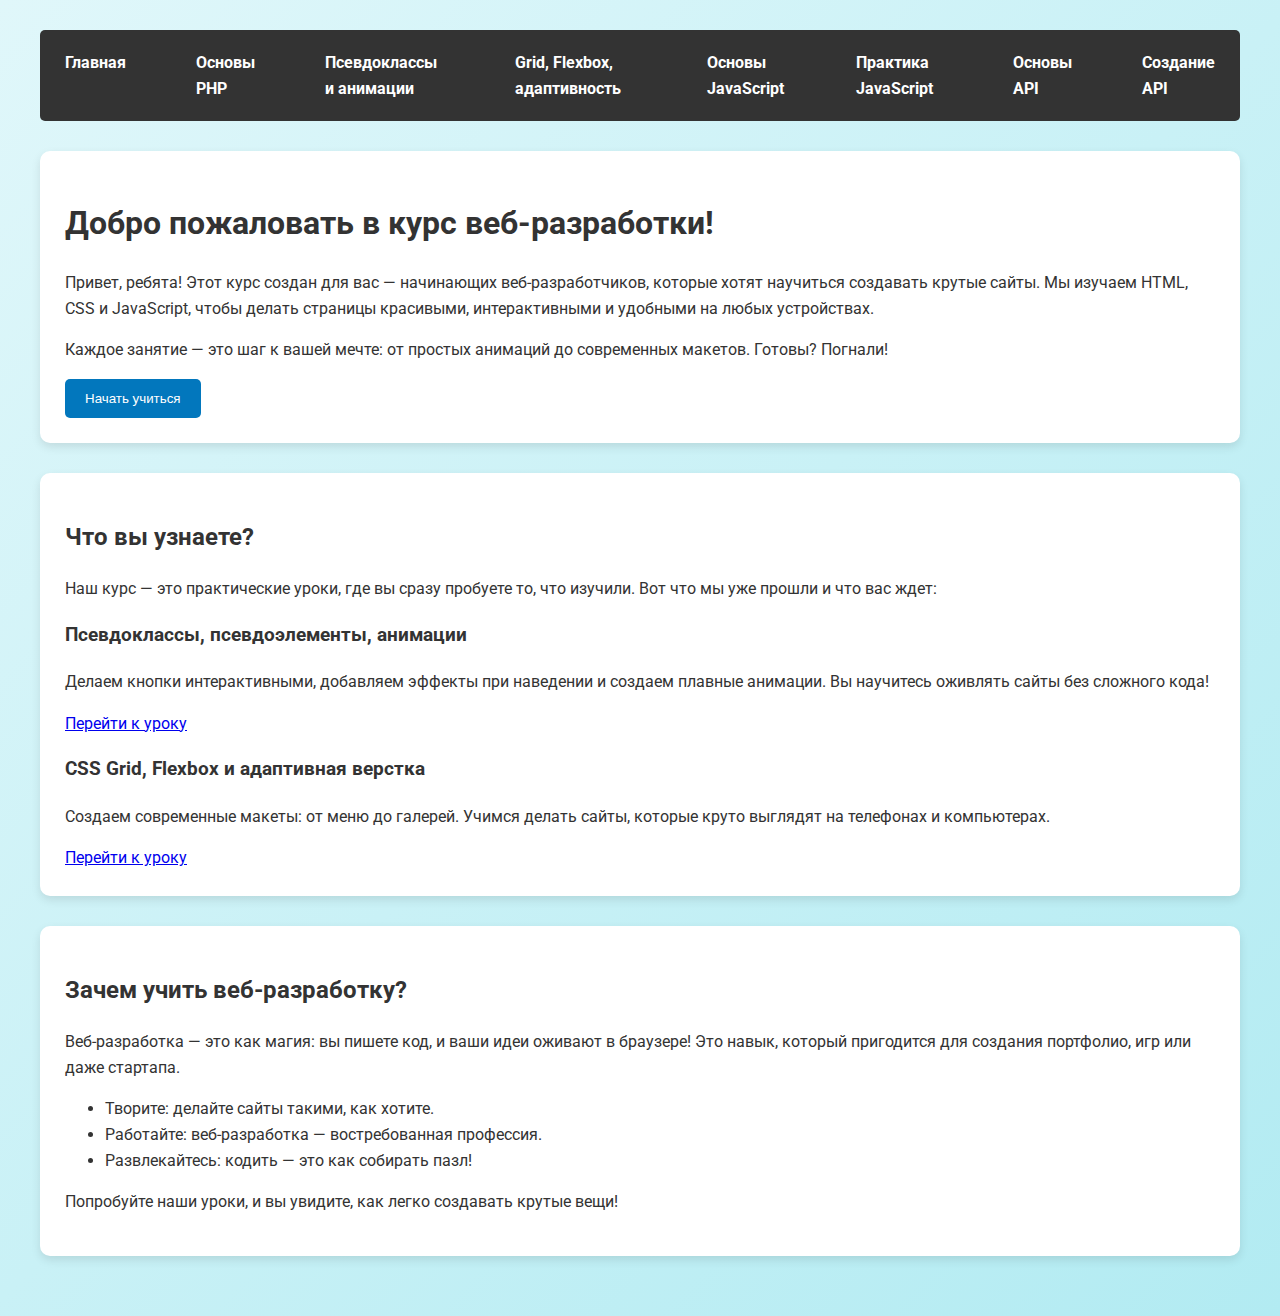
<file: index.html>
<!DOCTYPE html>
<html lang="ru">
<head>
    <meta charset="UTF-8">
    <meta name="viewport" content="width=device-width, initial-scale=1.0">
    <title>Курс веб-разработки для начинающих</title>
    <link href="https://fonts.googleapis.com/css2?family=Roboto:wght@400;700&display=swap" rel="stylesheet">
    <link rel="stylesheet" href="styles.css">
</head>
<body>
    <nav>
        <div class="nav-container">
            <button class="nav-toggle">☰</button>
            <ul class="nav-menu">
                <li><a href="index.html">Главная</a></li>
                <li><a href="php_basics.html">Основы PHP</a></li>
                <li><a href="pseudo_animations.html">Псевдоклассы и анимации</a></li>
                <li><a href="grid_flexbox.html">Grid, Flexbox, адаптивность</a></li>
                <li><a href="javascript_basics.html">Основы JavaScript</a></li>
                <li><a href="practice.html">Практика JavaScript</a></li>
                <li><a href="api_basics.html">Основы API</a></li>
                <li><a href="api_creation.html">Создание API</a></li>
            </ul>
        </div>
    </nav>
    <main>
        <section>
            <h1>Добро пожаловать в курс веб-разработки!</h1>
            <p>Привет, ребята! Этот курс создан для вас — начинающих веб-разработчиков, которые хотят научиться создавать крутые сайты. Мы изучаем HTML, CSS и JavaScript, чтобы делать страницы красивыми, интерактивными и удобными на любых устройствах.</p>
            <p>Каждое занятие — это шаг к вашей мечте: от простых анимаций до современных макетов. Готовы? Погнали!</p>
            <button onclick="window.location.href='pseudo_animations.html'">Начать учиться</button>
        </section>

        <section>
            <h2>Что вы узнаете?</h2>
            <p>Наш курс — это практические уроки, где вы сразу пробуете то, что изучили. Вот что мы уже прошли и что вас ждет:</p>
            <div class="lesson-card">
                <h3>Псевдоклассы, псевдоэлементы, анимации</h3>
                <p>Делаем кнопки интерактивными, добавляем эффекты при наведении и создаем плавные анимации. Вы научитесь оживлять сайты без сложного кода!</p>
                <a href="pseudo_animations.html">Перейти к уроку</a>
            </div>
            <div class="lesson-card">
                <h3>CSS Grid, Flexbox и адаптивная верстка</h3>
                <p>Создаем современные макеты: от меню до галерей. Учимся делать сайты, которые круто выглядят на телефонах и компьютерах.</p>
                <a href="grid_flexbox.html">Перейти к уроку</a>
            </div>
        </section>

        <section>
            <h2>Зачем учить веб-разработку?</h2>
            <p>Веб-разработка — это как магия: вы пишете код, и ваши идеи оживают в браузере! Это навык, который пригодится для создания портфолио, игр или даже стартапа.</p>
            <ul>
                <li>Творите: делайте сайты такими, как хотите.</li>
                <li>Работайте: веб-разработка — востребованная профессия.</li>
                <li>Развлекайтесь: кодить — это как собирать пазл!</li>
            </ul>
            <p>Попробуйте наши уроки, и вы увидите, как легко создавать крутые вещи!</p>
        </section>
    </main>
</body>
</html>
</file>
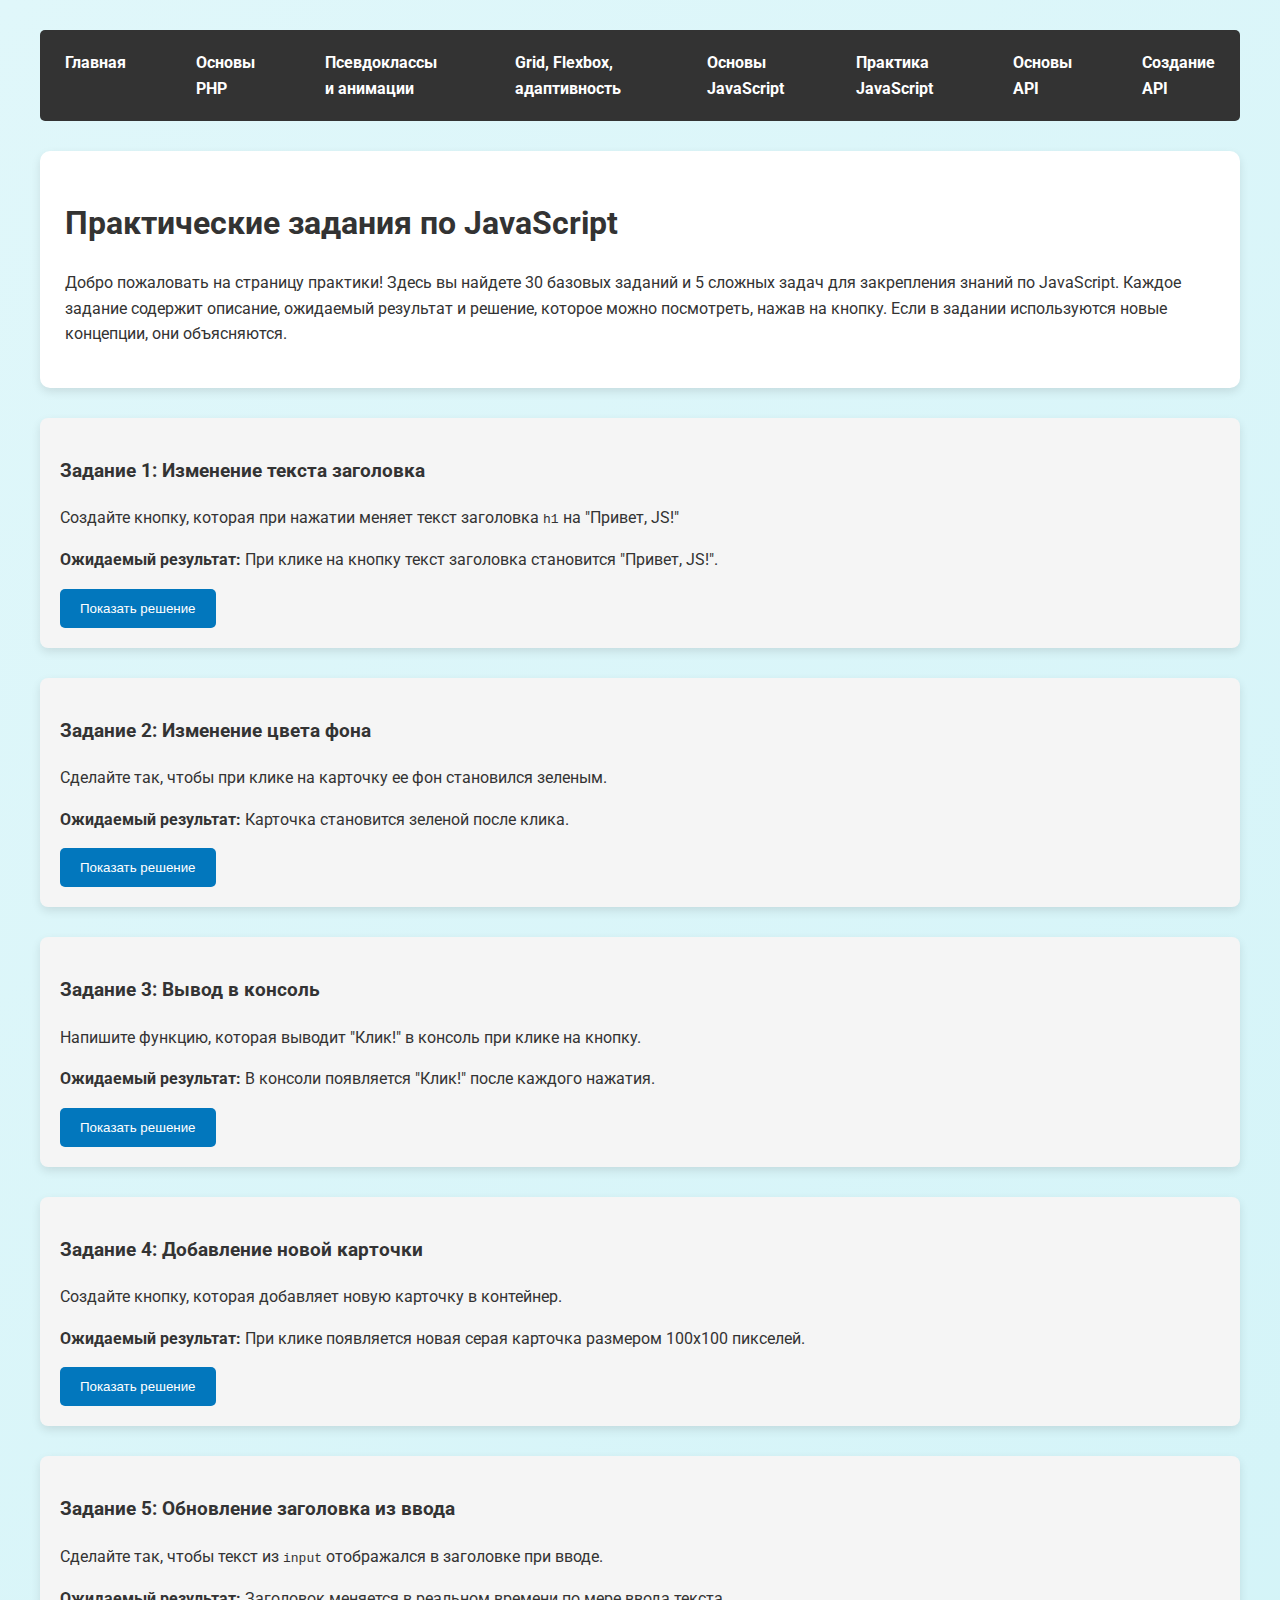
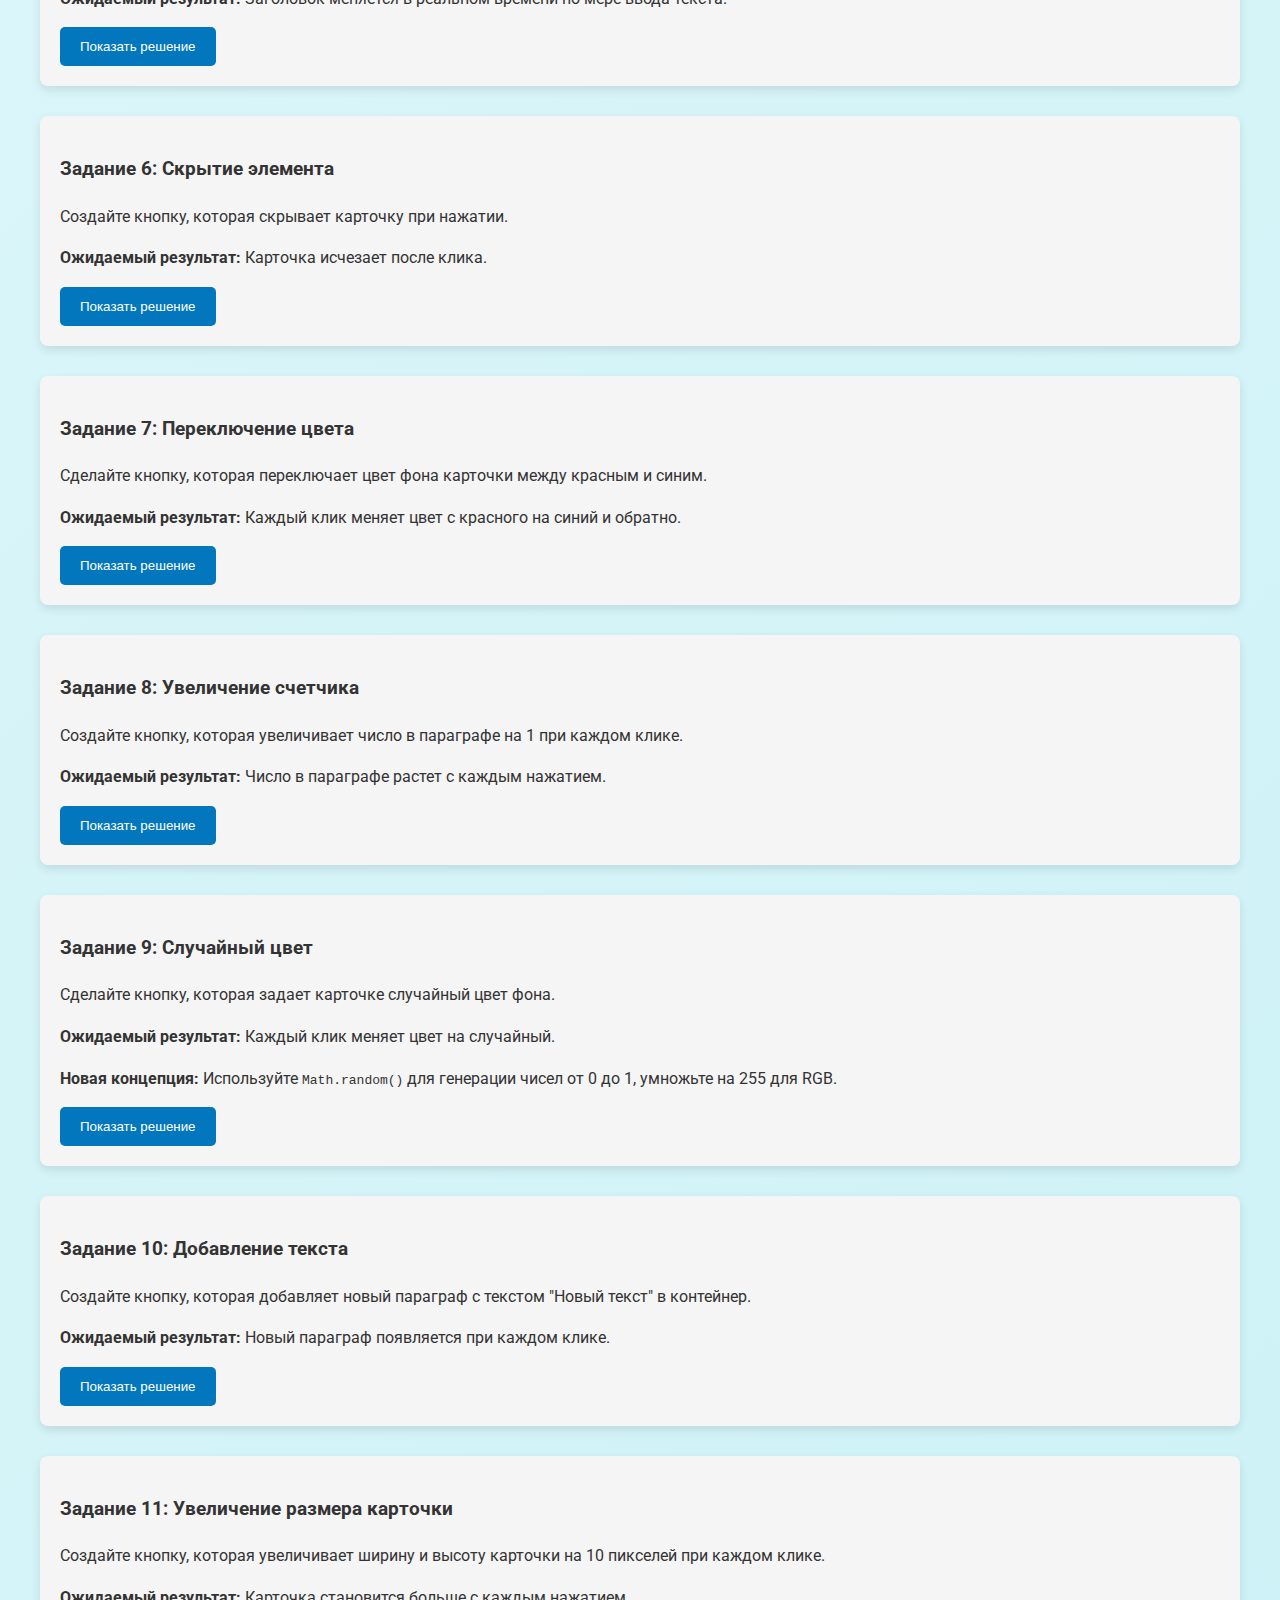
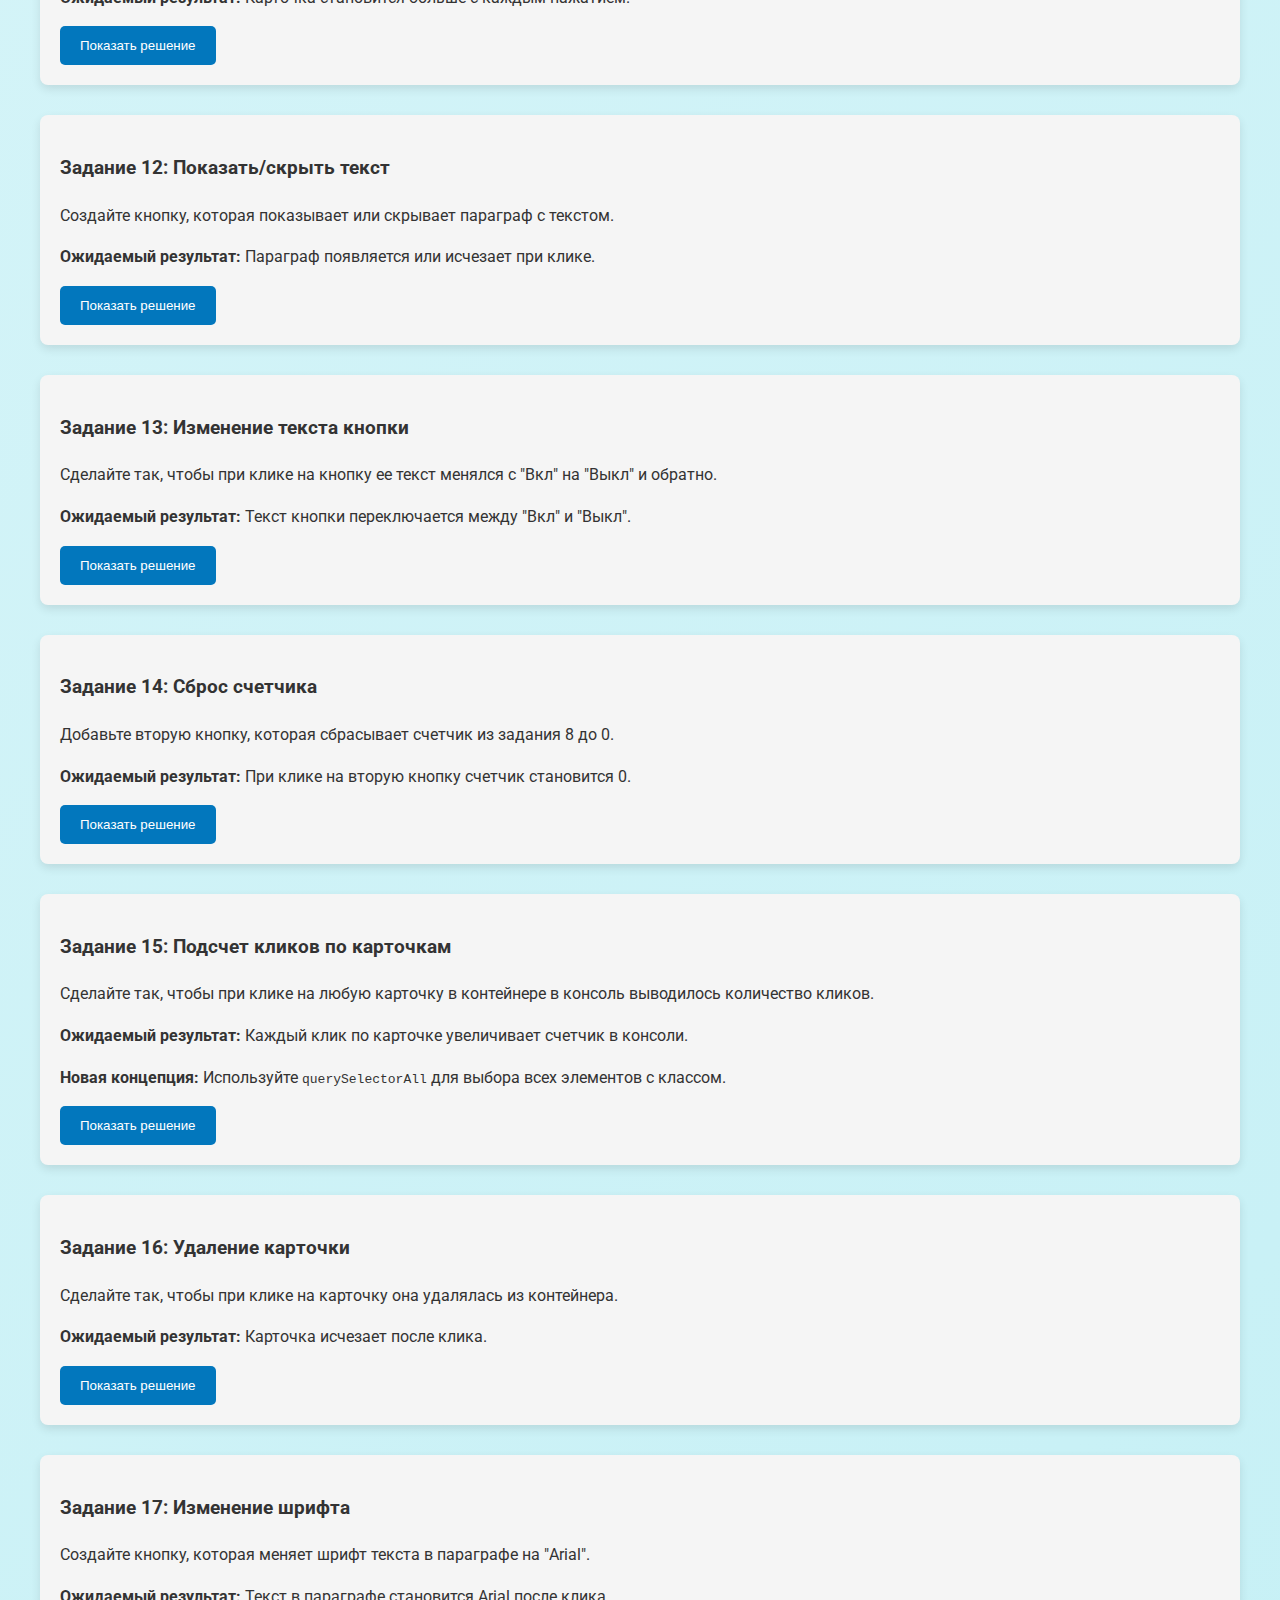
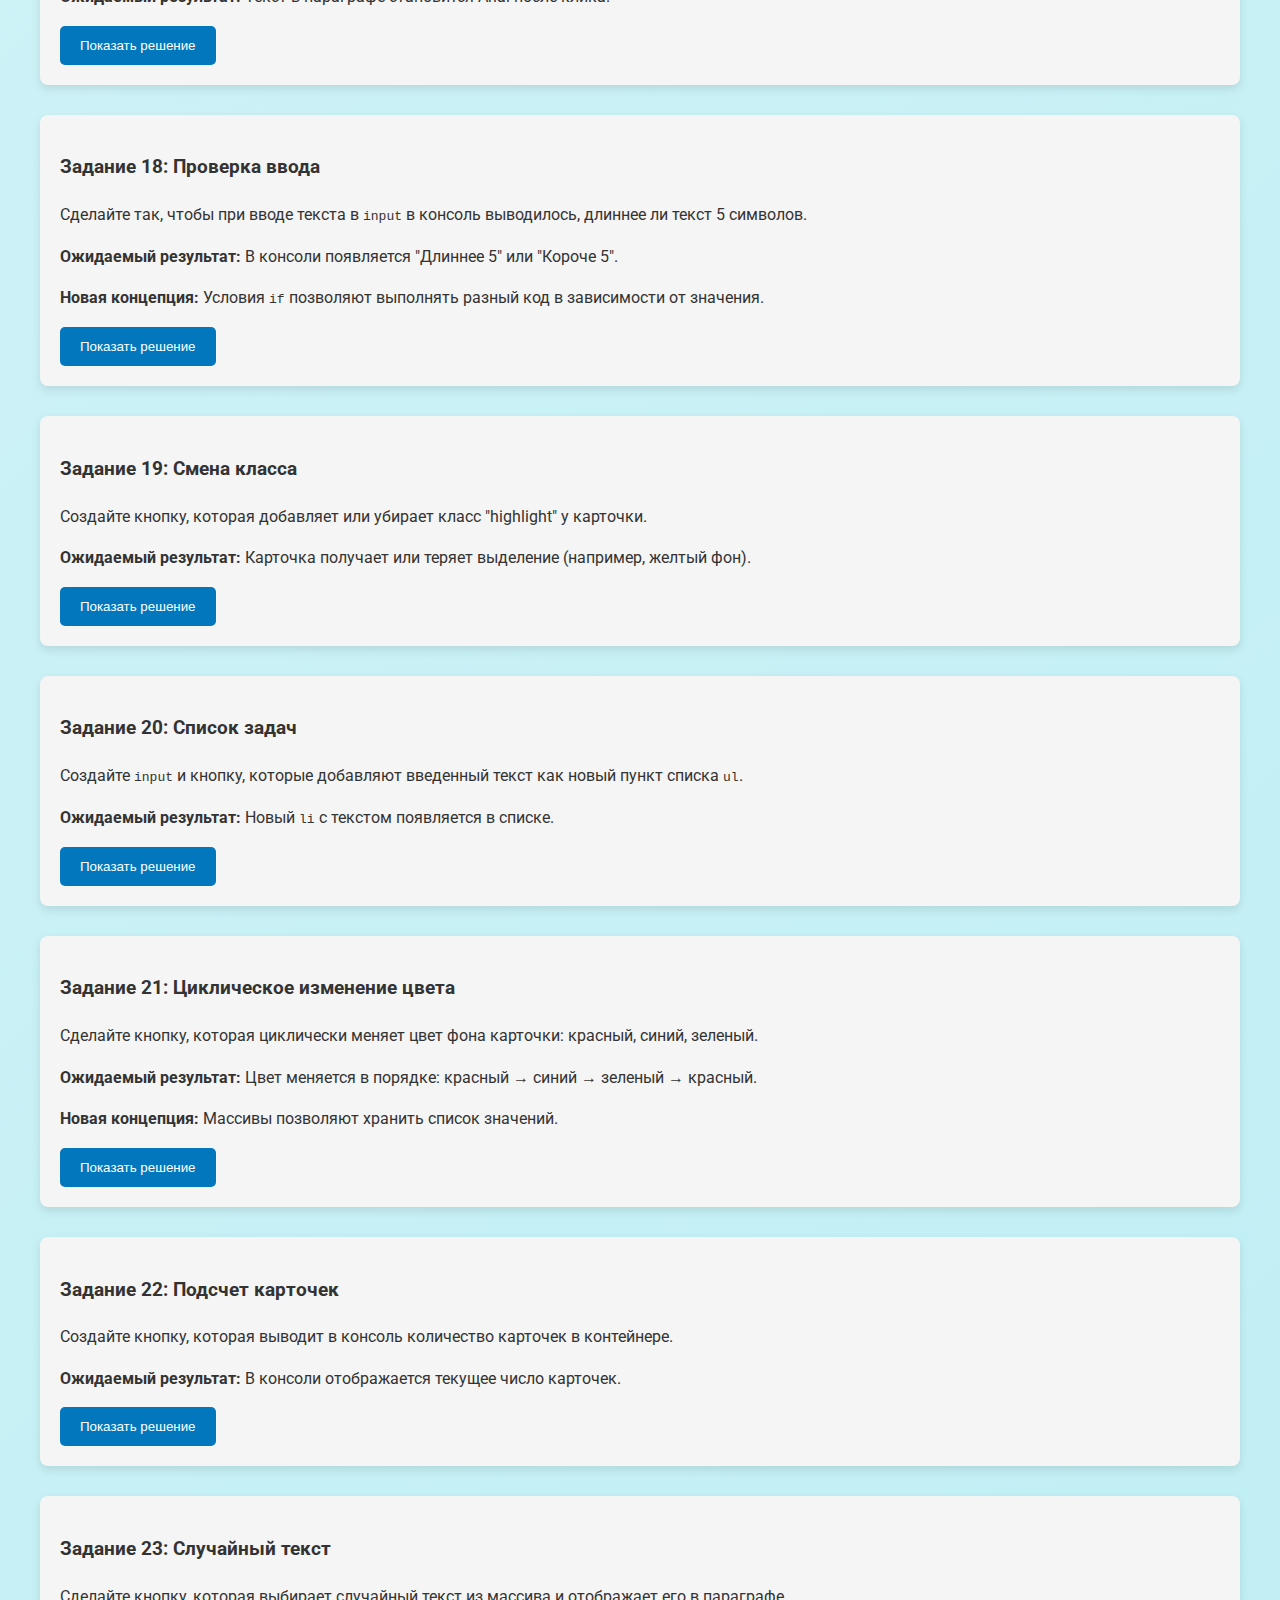
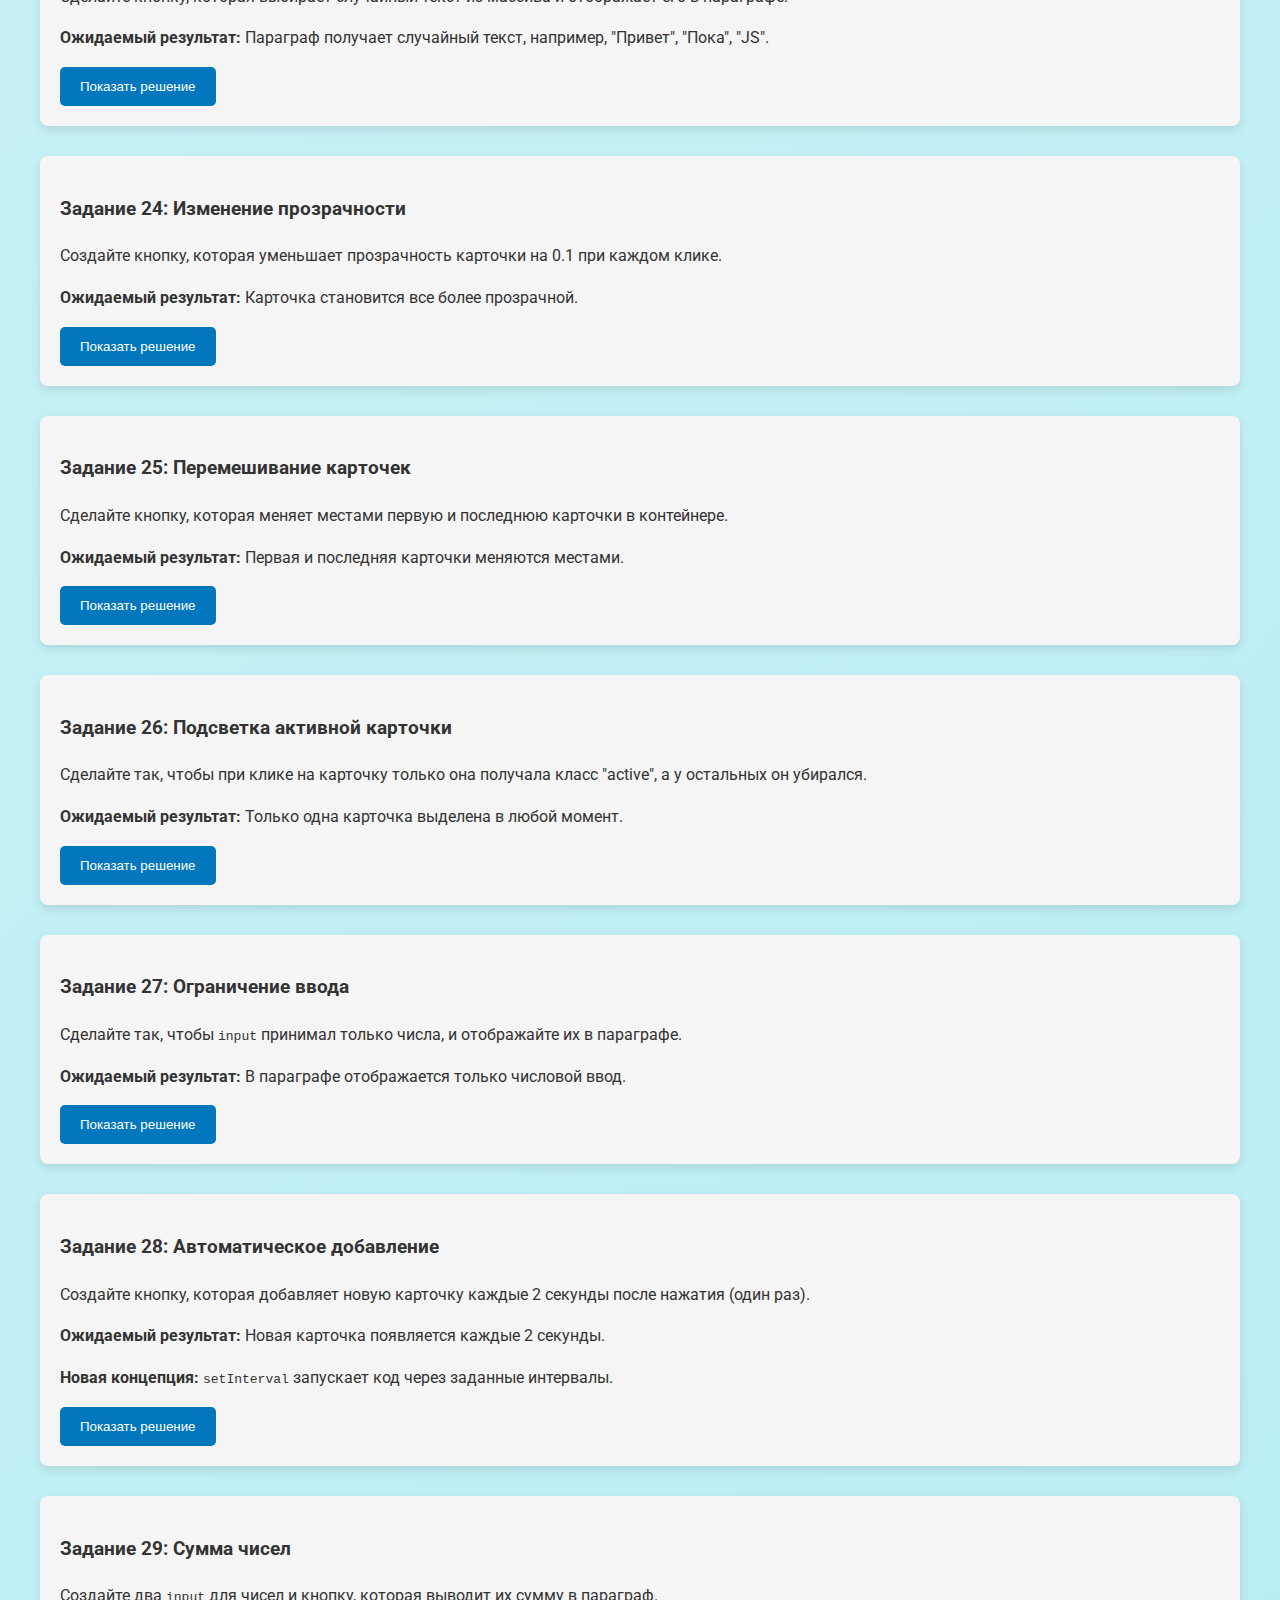
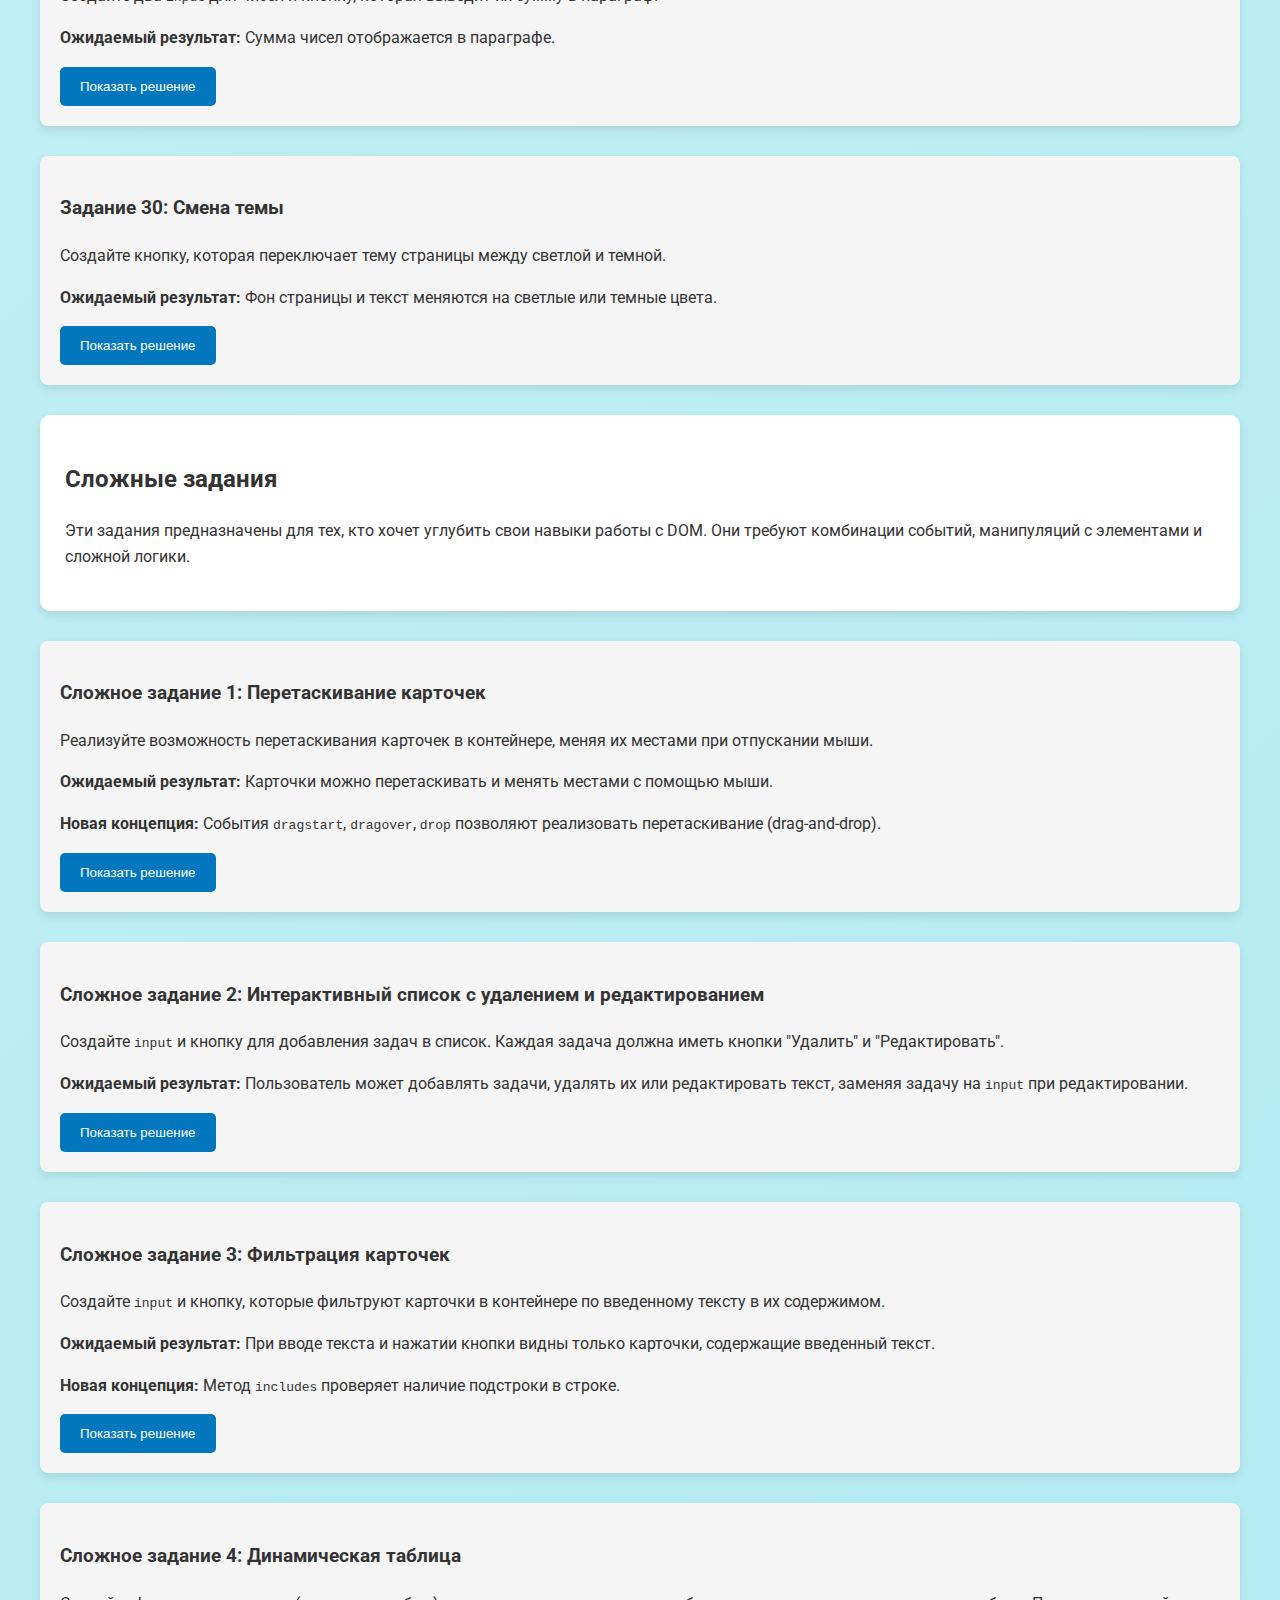
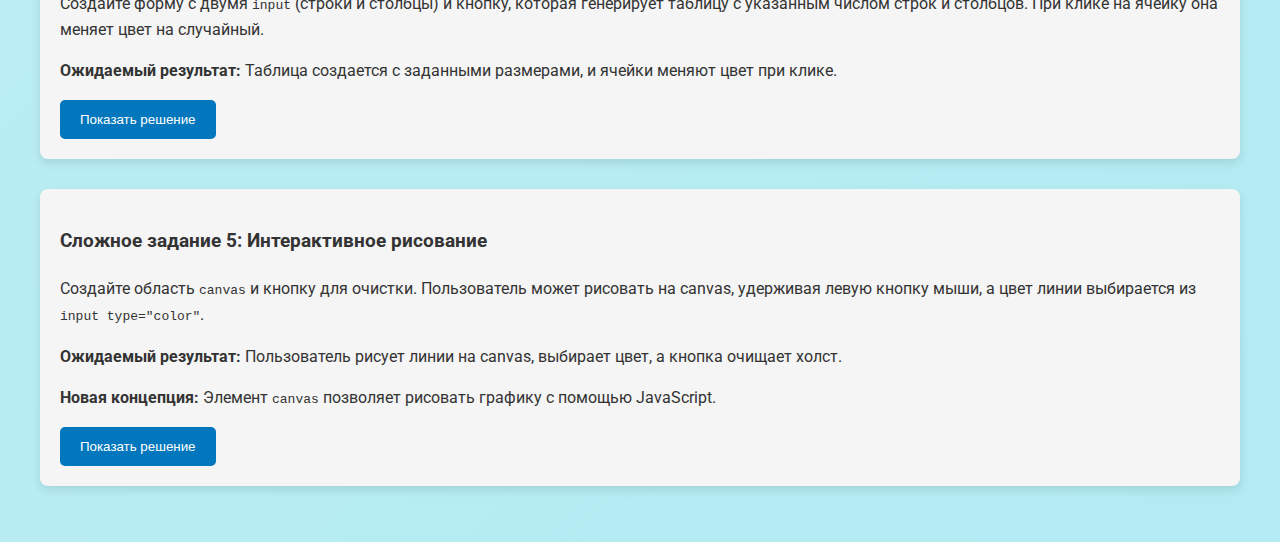
<file: practice.html>
<!DOCTYPE html>
<html lang="ru">
<head>
    <meta charset="UTF-8">
    <meta name="viewport" content="width=device-width, initial-scale=1.0">
    <title>Практика JavaScript</title>
    <link href="https://fonts.googleapis.com/css2?family=Roboto:wght@400;700&display=swap" rel="stylesheet">
    <link rel="stylesheet" href="styles.css">
</head>
<body class="javascript-basics">
    <nav>
        <div class="nav-container">
            <button class="nav-toggle">☰</button>
            <ul class="nav-menu">
                <li><a href="index.html">Главная</a></li>
                <li><a href="php_basics.html">Основы PHP</a></li>
                <li><a href="pseudo_animations.html">Псевдоклассы и анимации</a></li>
                <li><a href="grid_flexbox.html">Grid, Flexbox, адаптивность</a></li>
                <li><a href="javascript_basics.html">Основы JavaScript</a></li>
                <li><a href="practice.html">Практика JavaScript</a></li>
                <li><a href="api_basics.html">Основы API</a></li>
                <li><a href="api_creation.html">Создание API</a></li>
            </ul>
        </div>
    </nav>
    <main>
        <section>
            <h1>Практические задания по JavaScript</h1>
            <p>Добро пожаловать на страницу практики! Здесь вы найдете 30 базовых заданий и 5 сложных задач для закрепления знаний по JavaScript. Каждое задание содержит описание, ожидаемый результат и решение, которое можно посмотреть, нажав на кнопку. Если в задании используются новые концепции, они объясняются.</p>
        </section>

        <!-- Задание 1 -->
        <section class="task">
            <h3>Задание 1: Изменение текста заголовка</h3>
            <p>Создайте кнопку, которая при нажатии меняет текст заголовка <code>h1</code> на "Привет, JS!"</p>
            <p><strong>Ожидаемый результат:</strong> При клике на кнопку текст заголовка становится "Привет, JS!".</p>
            <button onclick="toggleSolution(1)">Показать решение</button>
            <div id="solution1" class="solution" style="display: none;">
                <pre><code>let title = document.querySelector("h1");
let button = document.querySelector(".my-button");
button.addEventListener("click", function() {
    title.textContent = "Привет, JS!";
});</code></pre>
            </div>
        </section>

        <!-- Задание 2 -->
        <section class="task">
            <h3>Задание 2: Изменение цвета фона</h3>
            <p>Сделайте так, чтобы при клике на карточку ее фон становился зеленым.</p>
            <p><strong>Ожидаемый результат:</strong> Карточка становится зеленой после клика.</p>
            <button onclick="toggleSolution(2)">Показать решение</button>
            <div id="solution2" class="solution" style="display: none;">
                <pre><code>let card = document.querySelector(".card");
card.addEventListener("click", function() {
    card.style.backgroundColor = "green";
});</code></pre>
            </div>
        </section>

        <!-- Задание 3 -->
        <section class="task">
            <h3>Задание 3: Вывод в консоль</h3>
            <p>Напишите функцию, которая выводит "Клик!" в консоль при клике на кнопку.</p>
            <p><strong>Ожидаемый результат:</strong> В консоли появляется "Клик!" после каждого нажатия.</p>
            <button onclick="toggleSolution(3)">Показать решение</button>
            <div id="solution3" class="solution" style="display: none;">
                <pre><code>let button = document.querySelector(".my-button");
button.addEventListener("click", function() {
    console.log("Клик!");
});</code></pre>
            </div>
        </section>

        <!-- Задание 4 -->
        <section class="task">
            <h3>Задание 4: Добавление новой карточки</h3>
            <p>Создайте кнопку, которая добавляет новую карточку в контейнер.</p>
            <p><strong>Ожидаемый результат:</strong> При клике появляется новая серая карточка размером 100x100 пикселей.</p>
            <button onclick="toggleSolution(4)">Показать решение</button>
            <div id="solution4" class="solution" style="display: none;">
                <pre><code>let button = document.querySelector(".my-button");
button.addEventListener("click", function() {
    let newCard = document.createElement("div");
    newCard.className = "card";
    newCard.textContent = "Новая карточка";
    newCard.style.width = "100px";
    newCard.style.height = "100px";
    newCard.style.backgroundColor = "#ccc";
    document.querySelector(".container").appendChild(newCard);
});</code></pre>
            </div>
        </section>

        <!-- Задание 5 -->
        <section class="task">
            <h3>Задание 5: Обновление заголовка из ввода</h3>
            <p>Сделайте так, чтобы текст из <code>input</code> отображался в заголовке при вводе.</p>
            <p><strong>Ожидаемый результат:</strong> Заголовок меняется в реальном времени по мере ввода текста.</p>
            <button onclick="toggleSolution(5)">Показать решение</button>
            <div id="solution5" class="solution" style="display: none;">
                <pre><code>let input = document.querySelector(".my-input");
let title = document.querySelector("h1");
input.addEventListener("input", function() {
    title.textContent = input.value || "Введите текст";
});</code></pre>
            </div>
        </section>

        <!-- Задание 6 -->
        <section class="task">
            <h3>Задание 6: Скрытие элемента</h3>
            <p>Создайте кнопку, которая скрывает карточку при нажатии.</p>
            <p><strong>Ожидаемый результат:</strong> Карточка исчезает после клика.</p>
            <button onclick="toggleSolution(6)">Показать решение</button>
            <div id="solution6" class="solution" style="display: none;">
                <pre><code>let button = document.querySelector(".my-button");
let card = document.querySelector(".card");
button.addEventListener("click", function() {
    card.style.display = "none";
});</code></pre>
            </div>
        </section>

        <!-- Задание 7 -->
        <section class="task">
            <h3>Задание 7: Переключение цвета</h3>
            <p>Сделайте кнопку, которая переключает цвет фона карточки между красным и синим.</p>
            <p><strong>Ожидаемый результат:</strong> Каждый клик меняет цвет с красного на синий и обратно.</p>
            <button onclick="toggleSolution(7)">Показать решение</button>
            <div id="solution7" class="solution" style="display: none;">
                <pre><code>let button = document.querySelector(".my-button");
let card = document.querySelector(".card");
let isRed = true;
button.addEventListener("click", function() {
    card.style.backgroundColor = isRed ? "blue" : "red";
    isRed = !isRed;
});</code></pre>
            </div>
        </section>

        <!-- Задание 8 -->
        <section class="task">
            <h3>Задание 8: Увеличение счетчика</h3>
            <p>Создайте кнопку, которая увеличивает число в параграфе на 1 при каждом клике.</p>
            <p><strong>Ожидаемый результат:</strong> Число в параграфе растет с каждым нажатием.</p>
            <button onclick="toggleSolution(8)">Показать решение</button>
            <div id="solution8" class="solution" style="display: none;">
                <pre><code>let button = document.querySelector(".my-button");
let counter = document.querySelector(".counter");
let count = 0;
button.addEventListener("click", function() {
    count++;
    counter.textContent = count;
});</code></pre>
            </div>
        </section>

        <!-- Задание 9 -->
        <section class="task">
            <h3>Задание 9: Случайный цвет</h3>
            <p>Сделайте кнопку, которая задает карточке случайный цвет фона.</p>
            <p><strong>Ожидаемый результат:</strong> Каждый клик меняет цвет на случайный.</p>
            <p><strong>Новая концепция:</strong> Используйте <code>Math.random()</code> для генерации чисел от 0 до 1, умножьте на 255 для RGB.</p>
            <button onclick="toggleSolution(9)">Показать решение</button>
            <div id="solution9" class="solution" style="display: none;">
                <pre><code>let button = document.querySelector(".my-button");
let card = document.querySelector(".card");
button.addEventListener("click", function() {
    let r = Math.floor(Math.random() * 256);
    let g = Math.floor(Math.random() * 256);
    let b = Math.floor(Math.random() * 256);
    card.style.backgroundColor = `rgb(${r}, ${g}, ${b})`;
});</code></pre>
            </div>
        </section>

        <!-- Задание 10 -->
        <section class="task">
            <h3>Задание 10: Добавление текста</h3>
            <p>Создайте кнопку, которая добавляет новый параграф с текстом "Новый текст" в контейнер.</p>
            <p><strong>Ожидаемый результат:</strong> Новый параграф появляется при каждом клике.</p>
            <button onclick="toggleSolution(10)">Показать решение</button>
            <div id="solution10" class="solution" style="display: none;">
                <pre><code>let button = document.querySelector(".my-button");
let container = document.querySelector(".container");
button.addEventListener("click", function() {
    let newP = document.createElement("p");
    newP.textContent = "Новый текст";
    container.appendChild(newP);
});</code></pre>
            </div>
        </section>

        <!-- Задание 11 -->
        <section class="task">
            <h3>Задание 11: Увеличение размера карточки</h3>
            <p>Создайте кнопку, которая увеличивает ширину и высоту карточки на 10 пикселей при каждом клике.</p>
            <p><strong>Ожидаемый результат:</strong> Карточка становится больше с каждым нажатием.</p>
            <button onclick="toggleSolution(11)">Показать решение</button>
            <div id="solution11" class="solution" style="display: none;">
                <pre><code>let button = document.querySelector(".my-button");
let card = document.querySelector(".card");
let size = 100;
button.addEventListener("click", function() {
    size += 10;
    card.style.width = size + "px";
    card.style.height = size + "px";
});</code></pre>
            </div>
        </section>

        <!-- Задание 12 -->
        <section class="task">
            <h3>Задание 12: Показать/скрыть текст</h3>
            <p>Создайте кнопку, которая показывает или скрывает параграф с текстом.</p>
            <p><strong>Ожидаемый результат:</strong> Параграф появляется или исчезает при клике.</p>
            <button onclick="toggleSolution(12)">Показать решение</button>
            <div id="solution12" class="solution" style="display: none;">
                <pre><code>let button = document.querySelector(".my-button");
let text = document.querySelector(".text");
button.addEventListener("click", function() {
    text.style.display = text.style.display === "none" ? "block" : "none";
});</code></pre>
            </div>
        </section>

        <!-- Задание 13 -->
        <section class="task">
            <h3>Задание 13: Изменение текста кнопки</h3>
            <p>Сделайте так, чтобы при клике на кнопку ее текст менялся с "Вкл" на "Выкл" и обратно.</p>
            <p><strong>Ожидаемый результат:</strong> Текст кнопки переключается между "Вкл" и "Выкл".</p>
            <button onclick="toggleSolution(13)">Показать решение</button>
            <div id="solution13" class="solution" style="display: none;">
                <pre><code>let button = document.querySelector(".my-button");
let isOn = true;
button.textContent = "Вкл";
button.addEventListener("click", function() {
    button.textContent = isOn ? "Выкл" : "Вкл";
    isOn = !isOn;
});</code></pre>
            </div>
        </section>

        <!-- Задание 14 -->
        <section class="task">
            <h3>Задание 14: Сброс счетчика</h3>
            <p>Добавьте вторую кнопку, которая сбрасывает счетчик из задания 8 до 0.</p>
            <p><strong>Ожидаемый результат:</strong> При клике на вторую кнопку счетчик становится 0.</p>
            <button onclick="toggleSolution(14)">Показать решение</button>
            <div id="solution14" class="solution" style="display: none;">
                <pre><code>let resetButton = document.querySelector(".reset-button");
let counter = document.querySelector(".counter");
resetButton.addEventListener("click", function() {
    counter.textContent = "0";
});</code></pre>
            </div>
        </section>

        <!-- Задание 15 -->
        <section class="task">
            <h3>Задание 15: Подсчет кликов по карточкам</h3>
            <p>Сделайте так, чтобы при клике на любую карточку в контейнере в консоль выводилось количество кликов.</p>
            <p><strong>Ожидаемый результат:</strong> Каждый клик по карточке увеличивает счетчик в консоли.</p>
            <p><strong>Новая концепция:</strong> Используйте <code>querySelectorAll</code> для выбора всех элементов с классом.</p>
            <button onclick="toggleSolution(15)">Показать решение</button>
            <div id="solution15" class="solution" style="display: none;">
                <pre><code>let cards = document.querySelectorAll(".card");
let clickCount = 0;
cards.forEach(card => {
    card.addEventListener("click", function() {
        clickCount++;
        console.log(`Кликов: ${clickCount}`);
    });
});</code></pre>
            </div>
        </section>

        <!-- Задание 16 -->
        <section class="task">
            <h3>Задание 16: Удаление карточки</h3>
            <p>Сделайте так, чтобы при клике на карточку она удалялась из контейнера.</p>
            <p><strong>Ожидаемый результат:</strong> Карточка исчезает после клика.</p>
            <button onclick="toggleSolution(16)">Показать решение</button>
            <div id="solution16" class="solution" style="display: none;">
                <pre><code>let card = document.querySelector(".card");
card.addEventListener("click", function() {
    card.remove();
});</code></pre>
            </div>
        </section>

        <!-- Задание 17 -->
        <section class="task">
            <h3>Задание 17: Изменение шрифта</h3>
            <p>Создайте кнопку, которая меняет шрифт текста в параграфе на "Arial".</p>
            <p><strong>Ожидаемый результат:</strong> Текст в параграфе становится Arial после клика.</p>
            <button onclick="toggleSolution(17)">Показать решение</button>
            <div id="solution17" class="solution" style="display: none;">
                <pre><code>let button = document.querySelector(".my-button");
let text = document.querySelector(".text");
button.addEventListener("click", function() {
    text.style.fontFamily = "Arial";
});</code></pre>
            </div>
        </section>

        <!-- Задание 18 -->
        <section class="task">
            <h3>Задание 18: Проверка ввода</h3>
            <p>Сделайте так, чтобы при вводе текста в <code>input</code> в консоль выводилось, длиннее ли текст 5 символов.</p>
            <p><strong>Ожидаемый результат:</strong> В консоли появляется "Длиннее 5" или "Короче 5".</p>
            <p><strong>Новая концепция:</strong> Условия <code>if</code> позволяют выполнять разный код в зависимости от значения.</p>
            <button onclick="toggleSolution(18)">Показать решение</button>
            <div id="solution18" class="solution" style="display: none;">
                <pre><code>let input = document.querySelector(".my-input");
input.addEventListener("input", function() {
    if (input.value.length > 5) {
        console.log("Длиннее 5");
    } else {
        console.log("Короче 5");
    }
});</code></pre>
            </div>
        </section>

        <!-- Задание 19 -->
        <section class="task">
            <h3>Задание 19: Смена класса</h3>
            <p>Создайте кнопку, которая добавляет или убирает класс "highlight" у карточки.</p>
            <p><strong>Ожидаемый результат:</strong> Карточка получает или теряет выделение (например, желтый фон).</p>
            <button onclick="toggleSolution(19)">Показать решение</button>
            <div id="solution19" class="solution" style="display: none;">
                <pre><code>let button = document.querySelector(".my-button");
let card = document.querySelector(".card");
button.addEventListener("click", function() {
    card.classList.toggle("highlight");
});</code></pre>
            </div>
        </section>

        <!-- Задание 20 -->
        <section class="task">
            <h3>Задание 20: Список задач</h3>
            <p>Создайте <code>input</code> и кнопку, которые добавляют введенный текст как новый пункт списка <code>ul</code>.</p>
            <p><strong>Ожидаемый результат:</strong> Новый <code>li</code> с текстом появляется в списке.</p>
            <button onclick="toggleSolution(20)">Показать решение</button>
            <div id="solution20" class="solution" style="display: none;">
                <pre><code>let button = document.querySelector(".my-button");
let input = document.querySelector(".my-input");
let list = document.querySelector(".task-list");
button.addEventListener("click", function() {
    let newItem = document.createElement("li");
    newItem.textContent = input.value || "Новая задача";
    list.appendChild(newItem);
    input.value = "";
});</code></pre>
            </div>
        </section>

        <!-- Задание 21 -->
        <section class="task">
            <h3>Задание 21: Циклическое изменение цвета</h3>
            <p>Сделайте кнопку, которая циклически меняет цвет фона карточки: красный, синий, зеленый.</p>
            <p><strong>Ожидаемый результат:</strong> Цвет меняется в порядке: красный → синий → зеленый → красный.</p>
            <p><strong>Новая концепция:</strong> Массивы позволяют хранить список значений.</p>
            <button onclick="toggleSolution(21)">Показать решение</button>
            <div id="solution21" class="solution" style="display: none;">
                <pre><code>let button = document.querySelector(".my-button");
let card = document.querySelector(".card");
let colors = ["red", "blue", "green"];
let index = 0;
button.addEventListener("click", function() {
    card.style.backgroundColor = colors[index];
    index = (index + 1) % colors.length;
});</code></pre>
            </div>
        </section>

        <!-- Задание 22 -->
        <section class="task">
            <h3>Задание 22: Подсчет карточек</h3>
            <p>Создайте кнопку, которая выводит в консоль количество карточек в контейнере.</p>
            <p><strong>Ожидаемый результат:</strong> В консоли отображается текущее число карточек.</p>
            <button onclick="toggleSolution(22)">Показать решение</button>
            <div id="solution22" class="solution" style="display: none;">
                <pre><code>let button = document.querySelector(".my-button");
button.addEventListener("click", function() {
    let cards = document.querySelectorAll(".card");
    console.log(`Количество карточек: ${cards.length}`);
});</code></pre>
            </div>
        </section>

        <!-- Задание 23 -->
        <section class="task">
            <h3>Задание 23: Случайный текст</h3>
            <p>Сделайте кнопку, которая выбирает случайный текст из массива и отображает его в параграфе.</p>
            <p><strong>Ожидаемый результат:</strong> Параграф получает случайный текст, например, "Привет", "Пока", "JS".</p>
            <button onclick="toggleSolution(23)">Показать решение</button>
            <div id="solution23" class="solution" style="display: none;">
                <pre><code>let button = document.querySelector(".my-button");
let text = document.querySelector(".text");
let phrases = ["Привет", "Пока", "JS"];
button.addEventListener("click", function() {
    let randomIndex = Math.floor(Math.random() * phrases.length);
    text.textContent = phrases[randomIndex];
});</code></pre>
            </div>
        </section>

        <!-- Задание 24 -->
        <section class="task">
            <h3>Задание 24: Изменение прозрачности</h3>
            <p>Создайте кнопку, которая уменьшает прозрачность карточки на 0.1 при каждом клике.</p>
            <p><strong>Ожидаемый результат:</strong> Карточка становится все более прозрачной.</p>
            <button onclick="toggleSolution(24)">Показать решение</button>
            <div id="solution24" class="solution" style="display: none;">
                <pre><code>let button = document.querySelector(".my-button");
let card = document.querySelector(".card");
let opacity = 1;
button.addEventListener("click", function() {
    opacity = Math.max(0, opacity - 0.1);
    card.style.opacity = opacity;
});</code></pre>
            </div>
        </section>

        <!-- Задание 25 -->
        <section class="task">
            <h3>Задание 25: Перемешивание карточек</h3>
            <p>Сделайте кнопку, которая меняет местами первую и последнюю карточки в контейнере.</p>
            <p><strong>Ожидаемый результат:</strong> Первая и последняя карточки меняются местами.</p>
            <button onclick="toggleSolution(25)">Показать решение</button>
            <div id="solution25" class="solution" style="display: none;">
                <pre><code>let button = document.querySelector(".my-button");
let container = document.querySelector(".container");
button.addEventListener("click", function() {
    let cards = document.querySelectorAll(".card");
    let firstCard = cards[0];
    let lastCard = cards[cards.length - 1];
    container.insertBefore(lastCard, firstCard);
    container.appendChild(firstCard);
});</code></pre>
            </div>
        </section>

        <!-- Задание 26 -->
        <section class="task">
            <h3>Задание 26: Подсветка активной карточки</h3>
            <p>Сделайте так, чтобы при клике на карточку только она получала класс "active", а у остальных он убирался.</p>
            <p><strong>Ожидаемый результат:</strong> Только одна карточка выделена в любой момент.</p>
            <button onclick="toggleSolution(26)">Показать решение</button>
            <div id="solution26" class="solution" style="display: none;">
                <pre><code>let cards = document.querySelectorAll(".card");
cards.forEach(card => {
    card.addEventListener("click", function() {
        cards.forEach(c => c.classList.remove("active"));
        card.classList.add("active");
    });
});</code></pre>
            </div>
        </section>

        <!-- Задание 27 -->
        <section class="task">
            <h3>Задание 27: Ограничение ввода</h3>
            <p>Сделайте так, чтобы <code>input</code> принимал только числа, и отображайте их в параграфе.</p>
            <p><strong>Ожидаемый результат:</strong> В параграфе отображается только числовой ввод.</p>
            <button onclick="toggleSolution(27)">Показать решение</button>
            <div id="solution27" class="solution" style="display: none;">
                <pre><code>let input = document.querySelector(".my-input");
let text = document.querySelector(".text");
input.addEventListener("input", function() {
    let value = input.value;
    if (!isNaN(value) && value !== "") {
        text.textContent = value;
    } else {
        text.textContent = "Только числа!";
    }
});</code></pre>
            </div>
        </section>

        <!-- Задание 28 -->
        <section class="task">
            <h3>Задание 28: Автоматическое добавление</h3>
            <p>Создайте кнопку, которая добавляет новую карточку каждые 2 секунды после нажатия (один раз).</p>
            <p><strong>Ожидаемый результат:</strong> Новая карточка появляется каждые 2 секунды.</p>
            <p><strong>Новая концепция:</strong> <code>setInterval</code> запускает код через заданные интервалы.</p>
            <button onclick="toggleSolution(28)">Показать решение</button>
            <div id="solution28" class="solution" style="display: none;">
                <pre><code>let button = document.querySelector(".my-button");
let container = document.querySelector(".container");
button.addEventListener("click", function() {
    setInterval(function() {
        let newCard = document.createElement("div");
        newCard.className = "card";
        newCard.textContent = "Авто-карточка";
        newCard.style.width = "100px";
        newCard.style.height = "100px";
        newCard.style.backgroundColor = "#ccc";
        container.appendChild(newCard);
    }, 2000);
});</code></pre>
            </div>
        </section>

        <!-- Задание 29 -->
        <section class="task">
            <h3>Задание 29: Сумма чисел</h3>
            <p>Создайте два <code>input</code> для чисел и кнопку, которая выводит их сумму в параграф.</p>
            <p><strong>Ожидаемый результат:</strong> Сумма чисел отображается в параграфе.</p>
            <button onclick="toggleSolution(29)">Показать решение</button>
            <div id="solution29" class="solution" style="display: none;">
                <pre><code>let button = document.querySelector(".my-button");
let input1 = document.querySelector(".input1");
let input2 = document.querySelector(".input2");
let result = document.querySelector(".result");
button.addEventListener("click", function() {
    let num1 = Number(input1.value);
    let num2 = Number(input2.value);
    result.textContent = num1 + num2;
});</code></pre>
            </div>
        </section>

        <!-- Задание 30 -->
        <section class="task">
            <h3>Задание 30: Смена темы</h3>
            <p>Создайте кнопку, которая переключает тему страницы между светлой и темной.</p>
            <p><strong>Ожидаемый результат:</strong> Фон страницы и текст меняются на светлые или темные цвета.</p>
            <button onclick="toggleSolution(30)">Показать решение</button>
            <div id="solution30" class="solution" style="display: none;">
                <pre><code>let button = document.querySelector(".my-button");
let body = document.body;
let isDark = false;
button.addEventListener("click", function() {
    if (isDark) {
        body.style.background = "linear-gradient(135deg, #e0f7fa, #b2ebf2)";
        body.style.color = "#333";
    } else {
        body.style.background = "linear-gradient(135deg, #333, #555)";
        body.style.color = "#fff";
    }
    isDark = !isDark;
});</code></pre>
            </div>
        </section>

        <!-- Сложные задания -->
        <section>
            <h2>Сложные задания</h2>
            <p>Эти задания предназначены для тех, кто хочет углубить свои навыки работы с DOM. Они требуют комбинации событий, манипуляций с элементами и сложной логики.</p>
        </section>

        <!-- Сложное задание 1 -->
        <section class="task">
            <h3>Сложное задание 1: Перетаскивание карточек</h3>
            <p>Реализуйте возможность перетаскивания карточек в контейнере, меняя их местами при отпускании мыши.</p>
            <p><strong>Ожидаемый результат:</strong> Карточки можно перетаскивать и менять местами с помощью мыши.</p>
            <p><strong>Новая концепция:</strong> События <code>dragstart</code>, <code>dragover</code>, <code>drop</code> позволяют реализовать перетаскивание (drag-and-drop).</p>
            <button onclick="toggleSolution(31)">Показать решение</button>
            <div id="solution31" class="solution" style="display: none;">
                <pre><code>let cards = document.querySelectorAll(".card");
let draggedCard = null;

cards.forEach(card => {
    card.setAttribute("draggable", true);
    card.addEventListener("dragstart", function(e) {
        draggedCard = card;
        setTimeout(() => card.style.opacity = "0.5", 0);
    });
    card.addEventListener("dragend", function() {
        draggedCard.style.opacity = "1";
        draggedCard = null;
    });
    card.addEventListener("dragover", function(e) {
        e.preventDefault();
    });
    card.addEventListener("drop", function(e) {
        e.preventDefault();
        if (draggedCard !== card) {
            let container = card.parentNode;
            let allCards = [...container.querySelectorAll(".card")];
            let draggedIndex = allCards.indexOf(draggedCard);
            let targetIndex = allCards.indexOf(card);
            if (draggedIndex < targetIndex) {
                container.insertBefore(draggedCard, card.nextSibling);
            } else {
                container.insertBefore(draggedCard, card);
            }
        }
    });
});
</code></pre>
            </div>
        </section>

        <!-- Сложное задание 2 -->
        <section class="task">
            <h3>Сложное задание 2: Интерактивный список с удалением и редактированием</h3>
            <p>Создайте <code>input</code> и кнопку для добавления задач в список. Каждая задача должна иметь кнопки "Удалить" и "Редактировать".</p>
            <p><strong>Ожидаемый результат:</strong> Пользователь может добавлять задачи, удалять их или редактировать текст, заменяя задачу на <code>input</code> при редактировании.</p>
            <button onclick="toggleSolution(32)">Показать решение</button>
            <div id="solution32" class="solution" style="display: none;">
                <pre><code>let addButton = document.querySelector(".my-button");
let input = document.querySelector(".my-input");
let list = document.querySelector(".task-list");

addButton.addEventListener("click", function() {
    if (input.value.trim()) {
        let li = document.createElement("li");
        let span = document.createElement("span");
        span.textContent = input.value;
        let deleteBtn = document.createElement("button");
        deleteBtn.textContent = "Удалить";
        deleteBtn.style.marginLeft = "10px";
        let editBtn = document.createElement("button");
        editBtn.textContent = "Редактировать";
        editBtn.style.marginLeft = "10px";

        deleteBtn.addEventListener("click", function() {
            li.remove();
        });
        editBtn.addEventListener("click", function() {
            let editInput = document.createElement("input");
            editInput.value = span.textContent;
            li.replaceChild(editInput, span);
            editBtn.textContent = "Сохранить";
            editBtn.onclick = function() {
                span.textContent = editInput.value;
                li.replaceChild(span, editInput);
                editBtn.textContent = "Редактировать";
                editBtn.onclick = arguments.callee;
            };
        });

        li.appendChild(span);
        li.appendChild(deleteBtn);
        li.appendChild(editBtn);
        list.appendChild(li);
        input.value = "";
    }
});
</code></pre>
            </div>
        </section>

        <!-- Сложное задание 3 -->
        <section class="task">
            <h3>Сложное задание 3: Фильтрация карточек</h3>
            <p>Создайте <code>input</code> и кнопку, которые фильтруют карточки в контейнере по введенному тексту в их содержимом.</p>
            <p><strong>Ожидаемый результат:</strong> При вводе текста и нажатии кнопки видны только карточки, содержащие введенный текст.</p>
            <p><strong>Новая концепция:</strong> Метод <code>includes</code> проверяет наличие подстроки в строке.</p>
            <button onclick="toggleSolution(33)">Показать решение</button>
            <div id="solution33" class="solution" style="display: none;">
                <pre><code>let filterButton = document.querySelector(".my-button");
let filterInput = document.querySelector(".my-input");
let cards = document.querySelectorAll(".card");

filterButton.addEventListener("click", function() {
    let filterText = filterInput.value.toLowerCase();
    cards.forEach(card => {
        let cardText = card.textContent.toLowerCase();
        card.style.display = cardText.includes(filterText) ? "block" : "none";
    });
});
</code></pre>
            </div>
        </section>

        <!-- Сложное задание 4 -->
        <section class="task">
            <h3>Сложное задание 4: Динамическая таблица</h3>
            <p>Создайте форму с двумя <code>input</code> (строки и столбцы) и кнопку, которая генерирует таблицу с указанным числом строк и столбцов. При клике на ячейку она меняет цвет на случайный.</p>
            <p><strong>Ожидаемый результат:</strong> Таблица создается с заданными размерами, и ячейки меняют цвет при клике.</p>
            <button onclick="toggleSolution(34)">Показать решение</button>
            <div id="solution34" class="solution" style="display: none;">
                <pre><code>let createButton = document.querySelector(".my-button");
let rowsInput = document.querySelector(".rows-input");
let colsInput = document.querySelector(".cols-input");
let container = document.querySelector(".container");

createButton.addEventListener("click", function() {
    let rows = Number(rowsInput.value);
    let cols = Number(colsInput.value);
    if (rows > 0 && cols > 0) {
        container.innerHTML = "";
        let table = document.createElement("table");
        table.style.borderCollapse = "collapse";
        for (let i = 0; i < rows; i++) {
            let tr = document.createElement("tr");
            for (let j = 0; j < cols; j++) {
                let td = document.createElement("td");
                td.style.border = "1px solid #333";
                td.style.width = "50px";
                td.style.height = "50px";
                td.addEventListener("click", function() {
                    let r = Math.floor(Math.random() * 256);
                    let g = Math.floor(Math.random() * 256);
                    let b = Math.floor(Math.random() * 256);
                    td.style.backgroundColor = `rgb(${r}, ${g}, ${b})`;
                });
                tr.appendChild(td);
            }
            table.appendChild(tr);
        }
        container.appendChild(table);
    }
});
</code></pre>
            </div>
        </section>

        <!-- Сложное задание 5 -->
        <section class="task">
            <h3>Сложное задание 5: Интерактивное рисование</h3>
            <p>Создайте область <code>canvas</code> и кнопку для очистки. Пользователь может рисовать на canvas, удерживая левую кнопку мыши, а цвет линии выбирается из <code>input type="color"</code>.</p>
            <p><strong>Ожидаемый результат:</strong> Пользователь рисует линии на canvas, выбирает цвет, а кнопка очищает холст.</p>
            <p><strong>Новая концепция:</strong> Элемент <code>canvas</code> позволяет рисовать графику с помощью JavaScript.</p>
            <button onclick="toggleSolution(35)">Показать решение</button>
            <div id="solution35" class="solution" style="display: none;">
                <pre><code>let clearButton = document.querySelector(".my-button");
let colorInput = document.querySelector(".color-input");
let canvas = document.createElement("canvas");
canvas.width = 400;
canvas.height = 300;
canvas.style.border = "1px solid #333";
document.querySelector(".container").appendChild(canvas);
let ctx = canvas.getContext("2d");
let isDrawing = false;
let lastX = 0;
let lastY = 0;

canvas.addEventListener("mousedown", function(e) {
    isDrawing = true;
    [lastX, lastY] = [e.offsetX, e.offsetY];
});
canvas.addEventListener("mousemove", function(e) {
    if (isDrawing) {
        ctx.beginPath();
        ctx.moveTo(lastX, lastY);
        ctx.lineTo(e.offsetX, e.offsetY);
        ctx.strokeStyle = colorInput.value;
        ctx.lineWidth = 2;
        ctx.stroke();
        [lastX, lastY] = [e.offsetX, e.offsetY];
    }
});
canvas.addEventListener("mouseup", function() {
    isDrawing = false;
});
canvas.addEventListener("mouseout", function() {
    isDrawing = false;
});
clearButton.addEventListener("click", function() {
    ctx.clearRect(0, 0, canvas.width, canvas.height);
});
</code></pre>
            </div>
        </section>
    </main>
    <script>
    function toggleSolution(num) {
        const solution = document.getElementById(`solution${num}`);
        if (solution) {
            solution.style.display = solution.style.display === 'block' ? 'none' : 'block';
        }
    }
    </script>
</body>
</html>
</file>
<file: styles.css>
/* Общие стили */
body {
    font-family: 'Roboto', sans-serif;
    max-width: 1200px;
    margin: 0 auto;
    padding: 30px;
    background: linear-gradient(135deg, #e0f7fa, #b2ebf2);
    color: #333;
    line-height: 1.6;
}

/* Навигация */
nav {
    background: #333;
    padding: 10px 0;
    position: sticky;
    top: 0;
    z-index: 100;
    border-radius: 5px;
    margin-bottom: 30px;
}

nav ul {
    list-style: none;
    margin: 0;
    padding: 0;
    display: flex;
    justify-content: center;
    gap: 20px;
}

nav a {
    color: white;
    text-decoration: none;
    font-weight: 700;
    padding: 10px 15px;
    border-radius: 5px;
    transition: background 0.3s ease, box-shadow 0.3s ease;
}

nav a:hover {
    background: #29b6f6; /* Светлее для читаемости */
    box-shadow: 0 2px 4px rgba(0, 0, 0, 0.2);
}

.nav-container {
    max-width: 1200px;
    margin: 0 auto;
    position: relative;
}
.nav-toggle {
    display: none;
    font-size: 24px;
    color: white;
    background: none;
    border: none;
    cursor: pointer;
    padding: 10px;
}
.nav-menu {
    list-style: none;
    margin: 0;
    padding: 0;
    display: flex;
    justify-content: center;
}
.nav-menu li {
    margin: 0 10px;
}
.nav-menu a {
    color: white;
    text-decoration: none;
    padding: 10px 15px;
    display: block;
    transition: background-color 0.3s;
}
.nav-menu a:hover {
    background-color: #555;
    border-radius: 5px;
}
@media (max-width: 768px) {
    .nav-toggle {
        display: block;
    }
    .nav-menu {
        display: none;
        flex-direction: column;
        position: absolute;
        top: 50px;
        left: 0;
        width: 100%;
        background-color: #333;
    }
    .nav-menu.active {
        display: flex;
    }
    .nav-menu li {
        margin: 5px 0;
        text-align: center;
    }
}

/* Секции */
section {
    background: white;
    padding: 25px;
    border-radius: 10px;
    box-shadow: 0 4px 10px rgba(0, 0, 0, 0.1);
    margin-bottom: 30px;
}

/* Кнопки */
button {
    background: #0277bd;
    color: white;
    border: none;
    padding: 12px 20px;
    cursor: pointer;
    border-radius: 5px;
    transition: background 0.3s ease, transform 0.2s ease, box-shadow 0.3s ease;
}

button:hover {
    background: #0288d1;
    transform: scale(1.05);
    box-shadow: 0 2px 8px rgba(0, 0, 0, 0.2);
}

/* Интерактивный редактор */
.editor, .editor-js, .result, .result-js {
    width: 48%;
    display: inline-block;
    vertical-align: top;
    height: 250px;
    border: 2px solid #b0bec5;
    border-radius: 5px;
    margin-bottom: 20px;
    background: #fff;
}

.editor, .editor-js {
    resize: none;
    font-family: monospace;
    padding: 15px;
    box-sizing: border-box;
}

.result, .result-js {
    background-color: white;
}

/* Задания и решения */
.task {
    margin-top: 20px;
    background: #f5f5f5;
    padding: 20px;
    border-radius: 8px;
}

.solution {
    display: none;
    background: #eceff1;
    padding: 15px;
    margin-top: 10px;
    border-left: 4px solid #0277bd;
    border-radius: 5px;
}

/* Адаптивность */
@media (max-width: 768px) {
    nav ul {
        flex-direction: column;
        align-items: center;
    }
    .editor, .editor-js, .result, .result-js {
        width: 100%;
        margin: 10px 0;
    }
}
</file>
